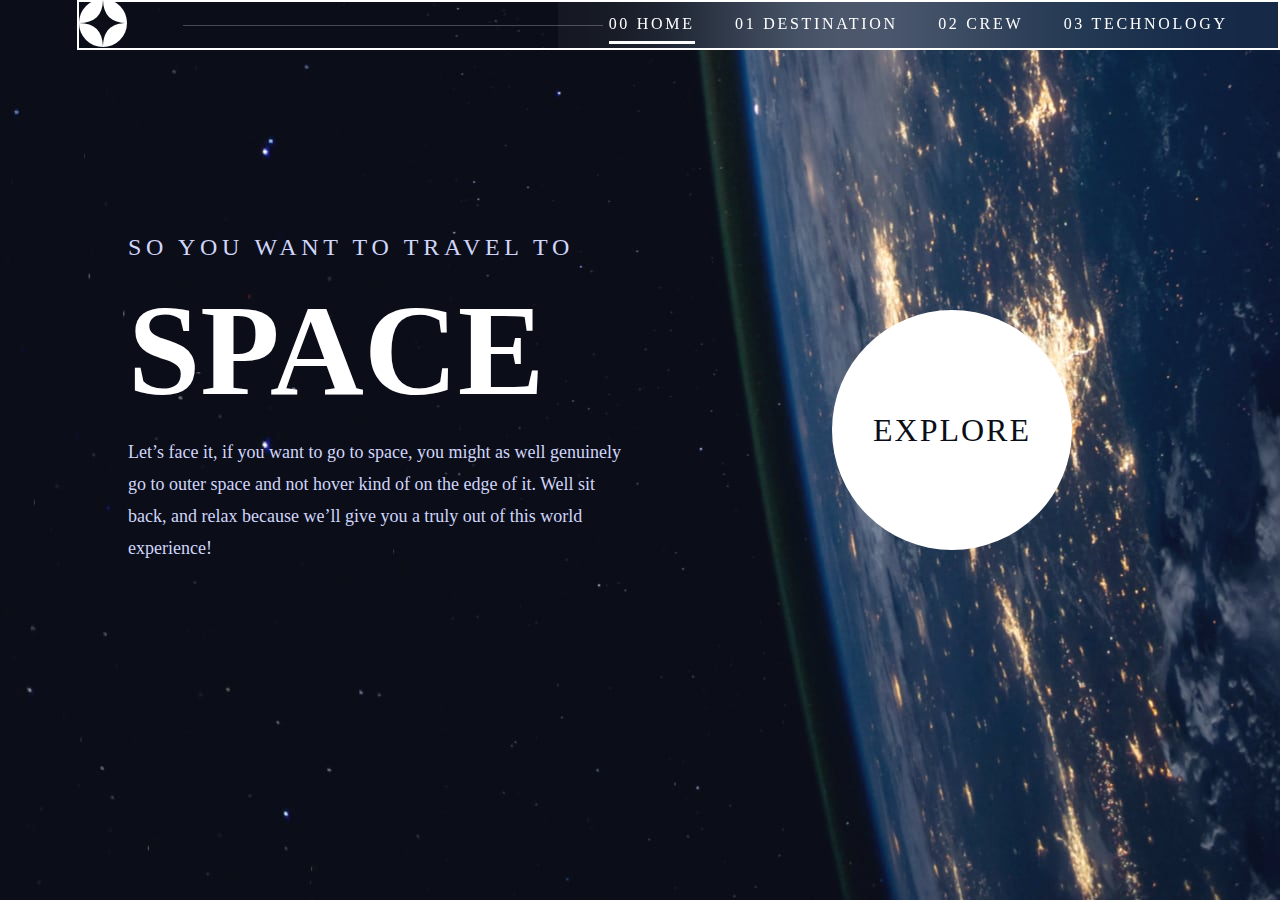
<file: index.html>
<!DOCTYPE html>
<html lang="en">
  <head>
    <meta charset="UTF-8" />
    <meta name="viewport" content="width=device-width, initial-scale=1.0" />

    <link
      rel="icon"
      type="image/png"
      sizes="32x32"
      href="./assets/favicon-32x32.png"
    />
    <link rel="stylesheet" href="style.css" />
    <title>Frontend Mentor | Space tourism website</title>
  </head>
  <body>
    <div class="container">
      <!--section for navigation-->
      <section class="nav">
        <div class="star">
          <img src="./assets/shared/logo.svg" alt="" />
        </div>
        <div class="line"></div>
        <div class="navigation">
          <ul class="links">
            <li>
              <a href="index.html">00 home</a>
              <div class="active-line"></div>
            </li>
            <li>
              <a href="destination.html">01 destination</a>
            </li>
            <li><a href="crew.html">02 crew</a></li>
            <li><a href="#">03 technology</a></li>
          </ul>
        </div>
      </section>
      <!--section for navigation-->
      <!--intro-->
      <div class="info-btn">
        <article class="info">
          <p class="heading">SO YOU WANT TO TRAVEL TO</p>
          <h1>SPACE</h1>
          <p class="para">
            Let’s face it, if you want to go to space, you might as well
            genuinely go to outer space and not hover kind of on the edge of it.
            Well sit back, and relax because we’ll give you a truly out of this
            world experience!
          </p>
        </article>
        <!--intro-->
        <!--btn-->
        <div class="explore-btn">
          <div class="btn-active"></div>
          <div class="circle">
            <p><a href="destination.html">EXPLORE</a></p>
          </div>
        </div>
      </div>
    </div>

    <!--javascript-->
    <script src="./js-files/home.js"></script>
  </body>
</html>
</file>
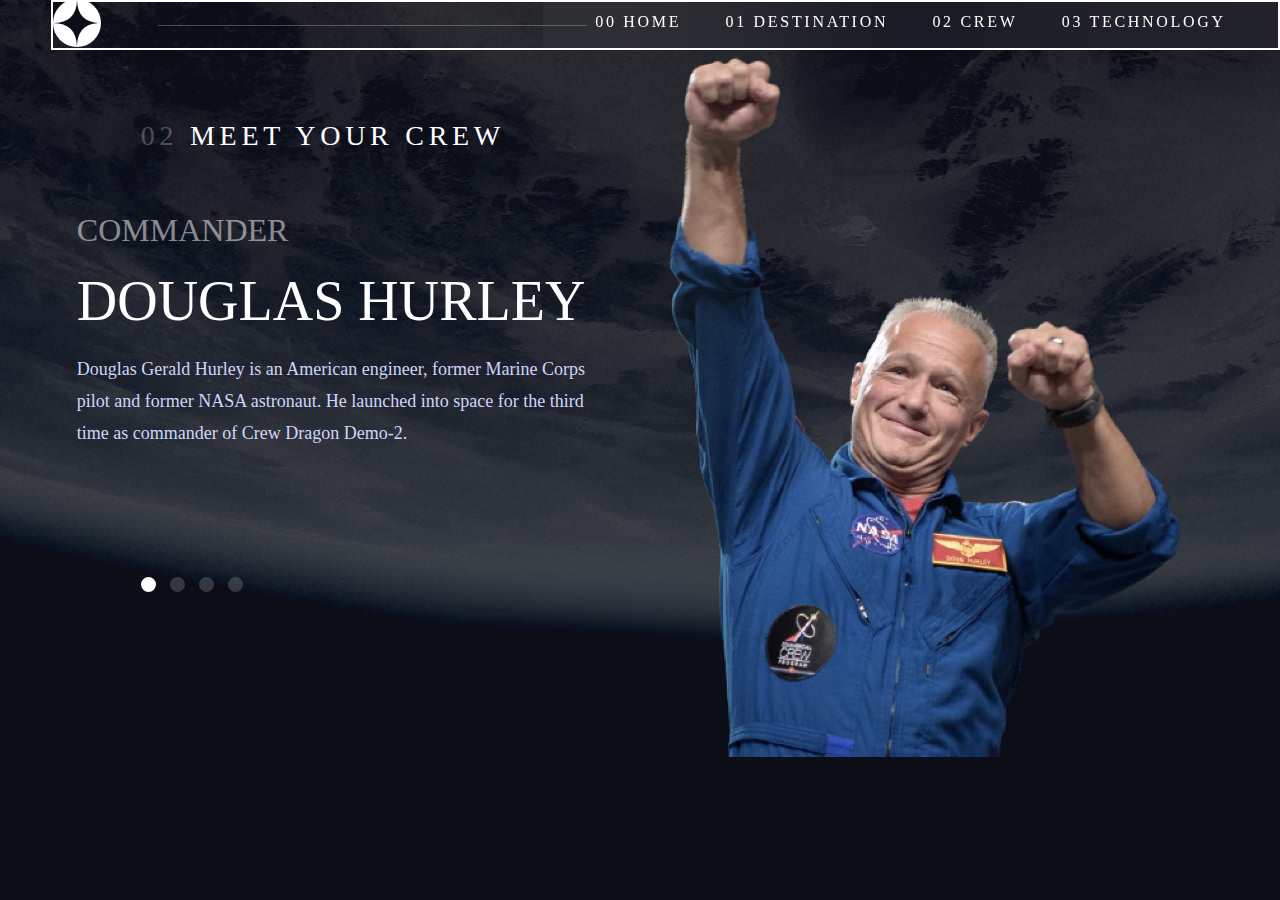
<file: crew.html>
<!DOCTYPE html>
<html lang="en">
  <head>
    <meta charset="UTF-8" />
    <meta name="viewport" content="width=device-width, initial-scale=1.0" />

    <link
      rel="icon"
      type="image/png"
      sizes="32x32"
      href="./assets/favicon-32x32.png"
    />
    <link rel="stylesheet" href="style2.css" />
    <title>Frontend Mentor | Space tourism website</title>
  </head>
  <body>
    <div class="crew-container">
      <!--section for navigation-->
      <section class="nav">
        <div class="star">
          <img src="./assets/shared/logo.svg" alt="" />
        </div>
        <div class="line"></div>
        <div class="navigation">
          <ul class="links">
            <li>
              <a href="index.html">00 home</a>
            </li>
            <li>
              <a href="destination.html">01 destination</a>
            </li>
            <li>
              <a href="crew.html">02 crew</a>
              <div class="active-line"></div>
            </li>
            <li><a href="#">03 technology</a></li>
          </ul>
        </div>
      </section>
      <!--section for navigation-->
      <div class="clear"></div>
      <!-- intro -->
      <div class="heading">
        <p><span>02</span> meet your crew</p>
      </div>

      <!--intro  -->
      <!-- info -->
      <div class="crew-info">
        <p class="title">commander</p>
        <p class="name">Douglas Hurley</p>
        <p class="info">
          Douglas Gerald Hurley is an American engineer, former Marine Corps
          pilot and former NASA astronaut. He launched into space for the third
          time as commander of Crew Dragon Demo-2.
        </p>
      </div>
      <!-- info -->
      <!-- image -->
      <div class="img">
        <img class="pic" src="./assets/crew/image-douglas-hurley.webp" alt="" />
      </div>
      <!-- image -->
      <!-- slider -->
      <div class="slider">
        <div class="circle active 1"></div>
        <div class="circle 2"></div>
        <div class="circle 3"></div>
        <div class="circle 4"></div>
      </div>
      <!-- slider -->
    </div>
    <!--javascript-->
    <script src="./js-files/crew.js"></script>
</html>
</file>
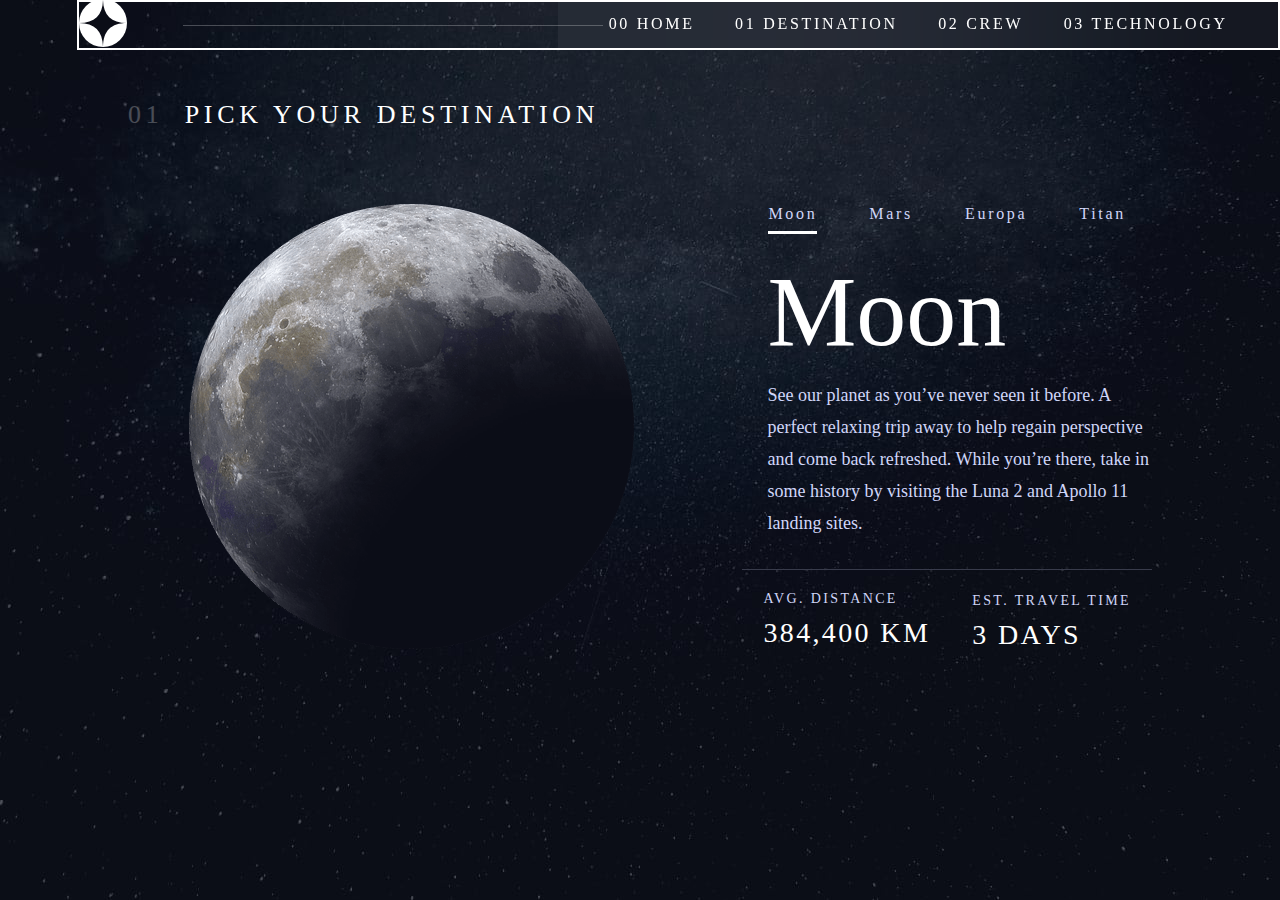
<file: destination.html>
<!DOCTYPE html>
<html lang="en">
  <head>
    <meta charset="UTF-8" />
    <meta name="viewport" content="width=device-width, initial-scale=1.0" />

    <link
      rel="icon"
      type="image/png"
      sizes="32x32"
      href="./assets/favicon-32x32.png"
    />
    <link rel="stylesheet" href="style.css" />
    <title>Frontend Mentor | Space tourism website</title>
  </head>
  <body>
    <div class="destination-container">
      <!--section for navigation-->

      <section class="nav">
        <div class="star">
          <img src="./assets/shared/logo.svg" alt="" />
        </div>
        <div class="line"></div>
        <div class="navigation">
          <ul class="links">
            <li><a href="index.html">00 home</a></li>
            <li>
              <a href="destination.html">01 destination</a>
            </li>
            <li><a href="crew.html">02 crew</a></li>
            <li><a href="#">03 technology</a></li>
          </ul>
        </div>
      </section>
      <!--section for navigation-->
      <!--heading-->
      <div class="destHeading">
        <p><span class="num">01</span> Pick your destination</p>
      </div>
      <!--planet img-->
      <div class="everything">
        <div class="img-div">
          <img id="img" src="./assets/destination/image-moon.png" alt="" />
        </div>
        <!--planet img-->
        <!--content-->
        <div class="content">
          <div class="places">
            <ul class="place">
              <li id="list">
                <p id="place">Moon</p>
                <div class="active-line"></div>
              </li>

              <li id="list"><p id="place">Mars</p></li>
              <li id="list"><p id="place">Europa</p></li>
              <li id="list"><p id="place">Titan</p></li>
            </ul>
          </div>
          <div class="place-name">
            <p id="place-name">Moon</p>
          </div>
          <div class="place-info">
            <p id="place-info">
              See our planet as you’ve never seen it before. A perfect relaxing
              trip away to help regain perspective and come back refreshed.
              While you’re there, take in some history by visiting the Luna 2
              and Apollo 11 landing sites.
            </p>
          </div>
          <div class="underline"></div>

          <div class="values">
            <div class="distance">
              <p>AVG. DISTANCE</p>
              <p id="dist">384,400 km</p>
            </div>
            <div class="time">
              <p>Est. travel time</p>
              <p id="time">3 days</p>
            </div>
          </div>
        </div>
      </div>
      <!--content-->
    </div>
    <!--javascript-->
    <script src="./js-files/destination.js"></script>
  </body>
</html>
</file>
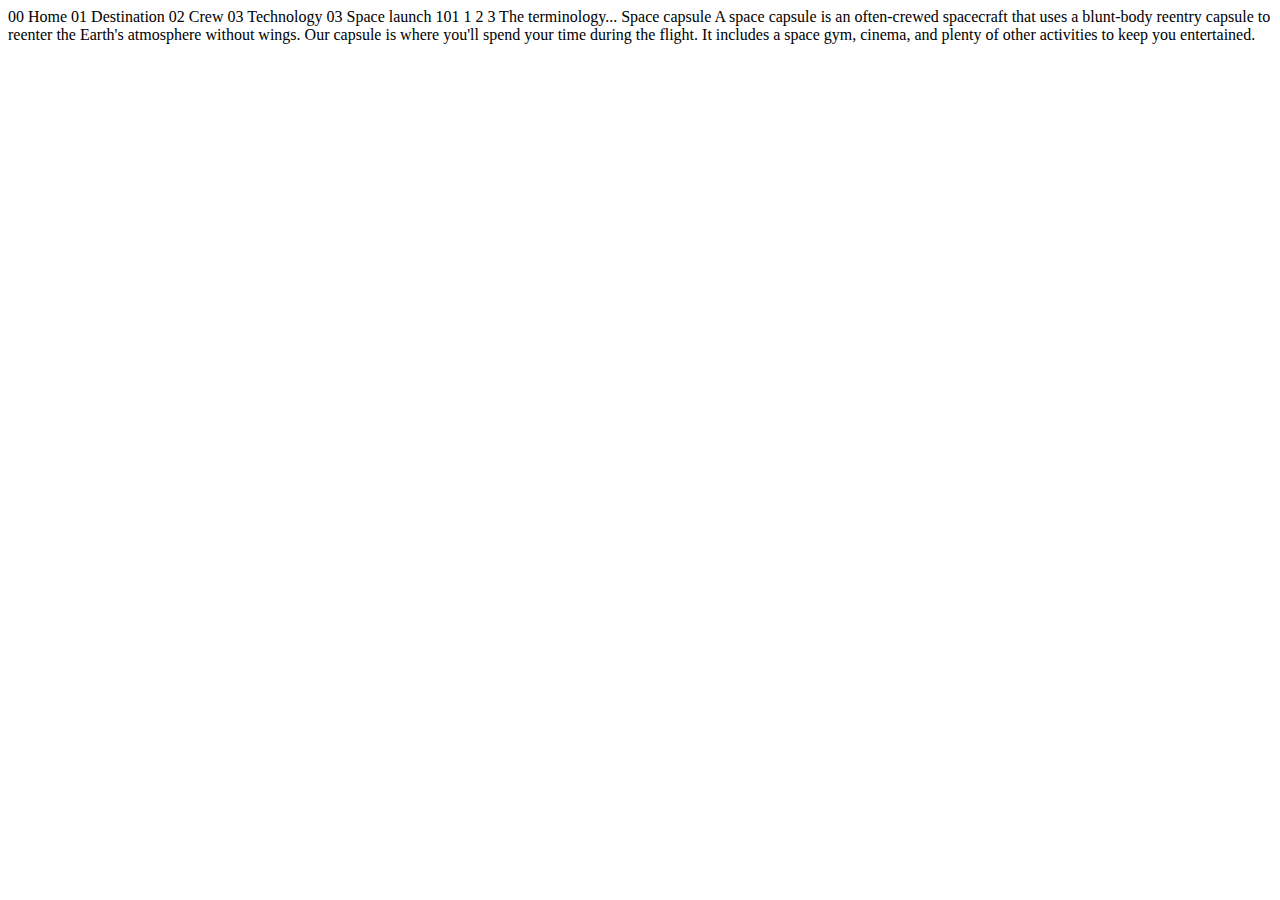
<file: technology-capsule.html>
<!DOCTYPE html>
<html lang="en">
<head>
  <meta charset="UTF-8">
  <meta name="viewport" content="width=device-width, initial-scale=1.0">

  <link rel="icon" type="image/png" sizes="32x32" href="./assets/favicon-32x32.png">
  
  <title>Frontend Mentor | Space tourism website</title>
</head>
<body>

  00 Home
  01 Destination
  02 Crew
  03 Technology

  03 Space launch 101

  1
  2
  3

  The terminology...
  Space capsule

  A space capsule is an often-crewed spacecraft that uses a blunt-body reentry 
  capsule to reenter the Earth's atmosphere without wings. Our capsule is where 
  you'll spend your time during the flight. It includes a space gym, cinema, 
  and plenty of other activities to keep you entertained.
</body>
</html>
</file>
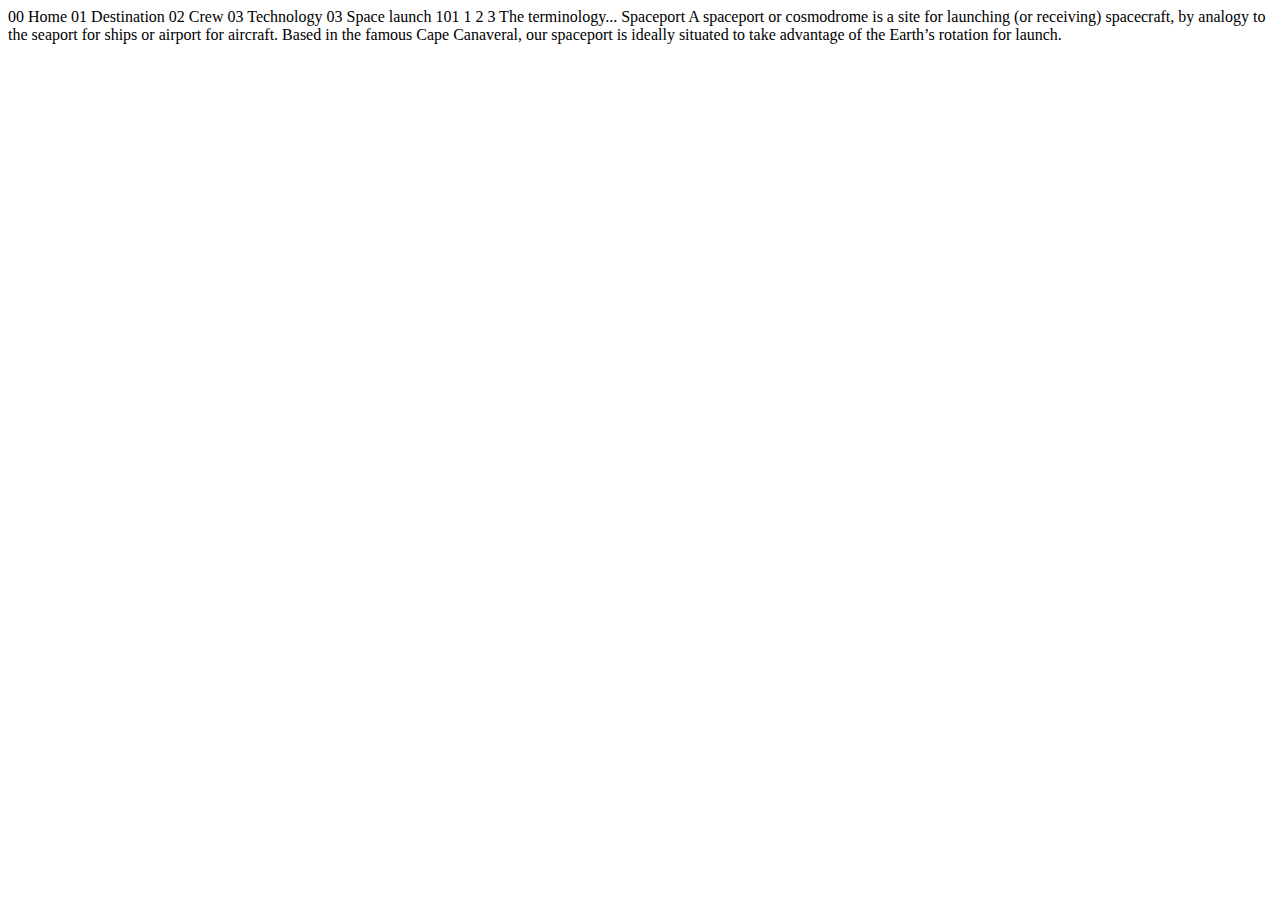
<file: technology-spaceport.html>
<!DOCTYPE html>
<html lang="en">
<head>
  <meta charset="UTF-8">
  <meta name="viewport" content="width=device-width, initial-scale=1.0">

  <link rel="icon" type="image/png" sizes="32x32" href="./assets/favicon-32x32.png">
  
  <title>Frontend Mentor | Space tourism website</title>
</head>
<body>

  00 Home
  01 Destination
  02 Crew
  03 Technology

  03 Space launch 101

  1
  2
  3

  The terminology...
  Spaceport

  A spaceport or cosmodrome is a site for launching (or receiving) spacecraft, 
  by analogy to the seaport for ships or airport for aircraft. Based in the 
  famous Cape Canaveral, our spaceport is ideally situated to take advantage 
  of the Earth’s rotation for launch.
</body>
</html>
</file>
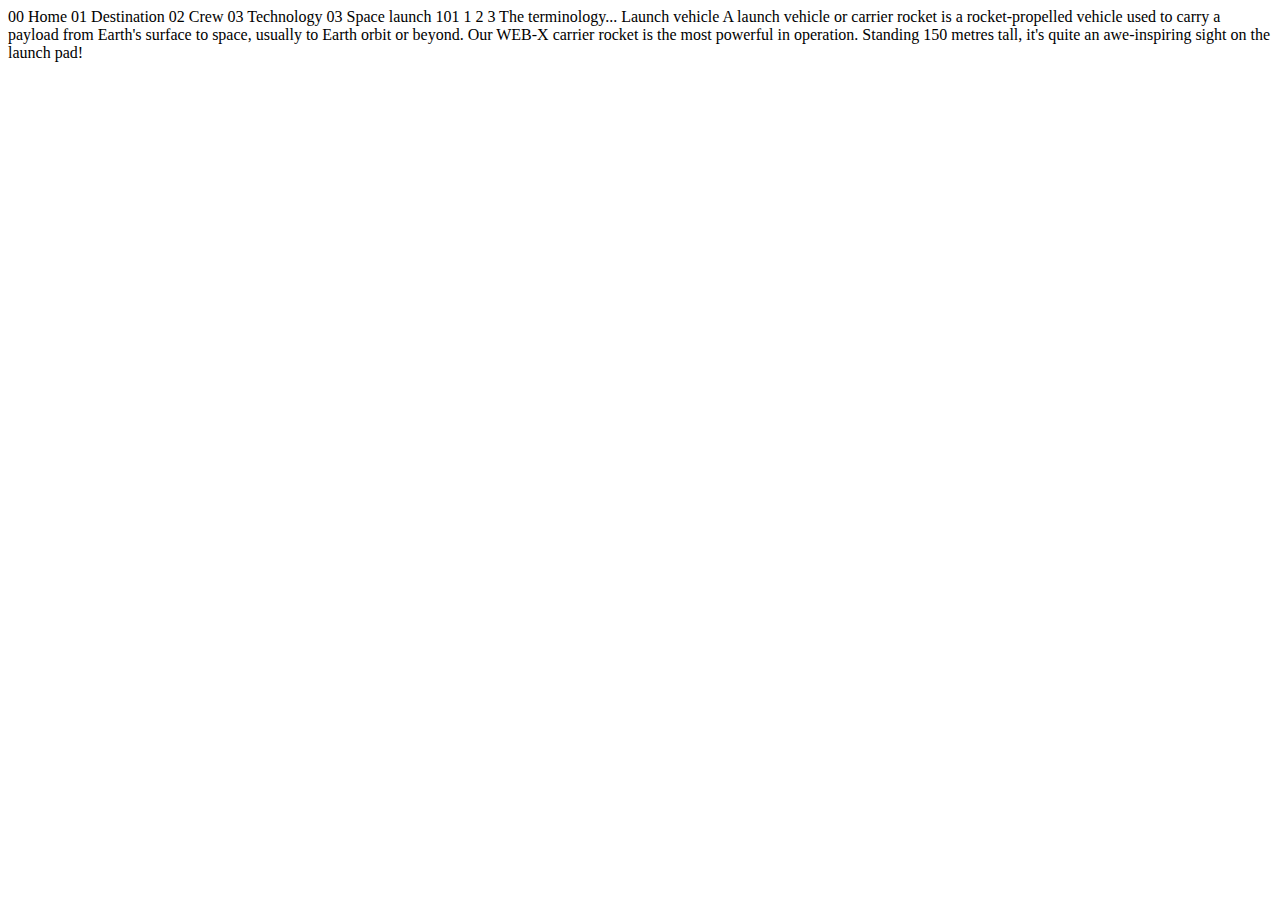
<file: technology-vehicle.html>
<!DOCTYPE html>
<html lang="en">
<head>
  <meta charset="UTF-8">
  <meta name="viewport" content="width=device-width, initial-scale=1.0">

  <link rel="icon" type="image/png" sizes="32x32" href="./assets/favicon-32x32.png">
  
  <title>Frontend Mentor | Space tourism website</title>
</head>
<body>

  00 Home
  01 Destination
  02 Crew
  03 Technology

  03 Space launch 101

  1
  2
  3

  The terminology...
  Launch vehicle

  A launch vehicle or carrier rocket is a rocket-propelled vehicle used to carry a 
  payload from Earth's surface to space, usually to Earth orbit or beyond. Our 
  WEB-X carrier rocket is the most powerful in operation. Standing 150 metres tall, 
  it's quite an awe-inspiring sight on the launch pad!
</body>
</html>
</file>
<file: style.css>
* {
  margin: 0px;
  padding: 0px;
  box-sizing: border-box;
}

.container {
  width: 100vw;
  height: 100vh;
  background: url('./assets/home/background-home-desktop.jpg') center/cover
    no-repeat;
  position: absolute;
}

.nav {
  width: 94%;
  border: 2px solid white;
  float: right;
  display: flex;
  justify-content: space-between;
  align-items: center;
  height: 96px;
}
.clear {
  clear: both;
}
.line {
  width: 35%;
  background: #ffffff;
  mix-blend-mode: normal;
  opacity: 0.25;
  height: 1px;
  z-index: 10;
  position: relative;
  left: 50px;
}
.navigation {
  width: 60%;
  height: 100%;
  color: white;
  background: rgba(255, 255, 255, 0.04);
  backdrop-filter: blur(81.5485px);
}
.links {
  padding-left: 30px;
  padding-right: 30px;
  display: flex;
  justify-content: space-around;
}
.links li {
  margin-top: 34px;
  display: inline-block;
  align-items: center;
}
.links li a {
  color: #ffffff;
  font-size: 16px;
  text-decoration: none;
  text-transform: uppercase;
  line-height: 19px;
  letter-spacing: 2.7px;
  font-family: Barlow Condensed;
}
/* info css */
.info-btn {
  width: 75%;
  margin: auto;
  position: relative;
  top: 350px;
  display: flex;
  justify-content: space-between;
}
.info {
  width: auto;
  max-width: 500px;
  color: white;
}
.heading {
  font-family: Barlow Condensed;
  font-size: 24px;
  line-height: 34px;
  letter-spacing: 4.725px;
  color: #d0d6f9;
}
.info h1 {
  font-family: Bellefair;
  font-size: 130px;
  line-height: 172px;
  color: #ffffff;
}
.para {
  font-family: Barlow;
  font-size: 18px;
  line-height: 32px;
  color: #d0d6f9;
}
.explore-btn {
  height: 400px;
  width: 400px;
}
.circle {
  position: relative;
  top: 80px;
  width: 60%;
  height: 60%;
  margin: auto;
  border-radius: 50%;
  background: #ffffff;
  align-items: center;
  display: flex;
  justify-content: center;
}
.circle a {
  height: 37px;
  font-family: Bellefair;
  font-size: 32px;
  line-height: 37px;
  letter-spacing: 2px;
  color: #0b0d17;
  text-decoration: none;
}

/* destinations css */
.destination-container {
  width: 100vw;
  height: 100vh;
  background: url('./assets/destination/background-destination-desktop.jpg')
    center/cover no-repeat;
  position: absolute;
  overflow-x: hidden;
  overflow-y: hidden;
}
.destHeading {
  position: relative;
  top: 140px;
  margin-left: 10%;
  width: 50%;
  height: 34px;
  color: #ffffff;
  text-align: center;
  display: flex;
}
.destHeading p {
  font-family: Barlow Condensed;
  font-size: 26px;
  letter-spacing: 4.725px;
  text-transform: uppercase;
  color: #ffffff;
  text-align: center;
}
.num {
  font-family: Barlow Condensed;
  letter-spacing: 4.725px;
  margin-right: 10px;
  color: #ffffff;
  opacity: 0.25;
}
.everything {
  width: 80%;
  margin: auto;
  position: relative;
  top: 300px;
  display: flex;
  justify-content: space-between;
}
.img-div {
  width: 445px;
  height: 445px;
  margin-left: 12%;
  align-items: center;
  display: flex;
  justify-content: center;
}

.content {
  width: 40%;
  min-height: 472px;
  height: auto;
  float: right;
}

.places ul {
  display: flex;
  justify-content: space-around;
}
.places li {
  display: inline-block;
  font-family: Barlow Condensed;
  font-size: 16px;
  line-height: 19px;
  letter-spacing: 2.7px;
  color: #d0d6f9;
  text-transform: capitalize;
  align-items: center;
  cursor: pointer;
}
.active-line {
  margin-top: 8px;
  width: 100%;
  height: 3px;
  background: #ffffff;
}
.place-name p {
  font-family: Bellefair;
  font-size: 100px;
  line-height: 115px;
  color: #ffffff;
  margin-top: 20px;
  margin-left: 40px;
}
.place-info {
  margin-top: 10px;
  font-family: Barlow;
  font-size: 18px;
  line-height: 32px;
  color: #d0d6f9;
  margin-left: 40px;
}
.underline {
  margin-top: 30px;
  margin-bottom: 20px;
  width: 100%;
  height: 1px;
  background: #383b4b;
}
.values {
  margin-top: 20px;
  display: flex;
  justify-content: space-around;
}

.distance p,
.time p {
  font-family: Barlow Condensed;
  font-size: 14px;
  line-height: 17px;
  letter-spacing: 2.3625px;
  text-transform: uppercase;
  color: #d0d6f9;
  margin-bottom: 10px;
}
#dist,
#time {
  font-family: Bellefair;
  font-size: 28px;
  line-height: 32px;
  text-transform: uppercase;
  color: #ffffff;
}
.time {
  margin-top: 2px;
  width: auto;
}

/* media queries standard laptop size */
@media screen and (max-width: 1518px) {
  .destination-container {
    overflow-y: hidden;
  }
  .nav {
    height: 50px;
  }
  .links li {
    margin-top: 12px;
  }
  .info-btn {
    width: 80%;
    position: relative;
    top: 180px;
  }
  .everything {
    top: 120px;
    width: 80%;
    margin: auto;
    position: relative;
    display: flex;
    justify-content: space-between;
  }
  .img-div {
    width: 445px;
    height: 445px;
    margin-left: 6%;
    align-items: center;
    display: flex;
    justify-content: center;
  }
  .destHeading {
    top: 50px;
    width: 50%;
  }
  .place-name p {
    margin-left: 25px;
  }
  .place-info {
    margin-left: 25px;
  }
}
</file>
<file: style2.css>
/* css for crew  & technology */
* {
  margin: 0;
  padding: 0%;
  box-sizing: border-box;
}
.crew-container {
  width: 100vw;
  height: 100vh;
  background: url('./assets/crew/background-crew-desktop.jpg') center/cover
    no-repeat;
  position: absolute;
  overflow-x: hidden;
  overflow-y: hidden;
}
.nav {
  width: 96%;
  border: 2px solid white;
  float: right;
  display: flex;
  justify-content: space-between;
  align-items: center;
  height: 96px;
}
.clear {
  clear: both;
}
.line {
  width: 35%;
  background: #ffffff;
  mix-blend-mode: normal;
  opacity: 0.25;
  height: 1px;
  z-index: 10;
  position: relative;
  left: 50px;
}
.navigation {
  width: 60%;
  height: 100%;
  color: white;
  background: rgba(255, 255, 255, 0.04);
  backdrop-filter: blur(81.5485px);
}
.links {
  padding-left: 30px;
  padding-right: 30px;
  display: flex;
  justify-content: space-around;
}
.links li {
  margin-top: 34px;
  display: inline-block;
  align-items: center;
}
.links li a {
  color: #ffffff;
  font-size: 16px;
  text-decoration: none;
  text-transform: uppercase;
  line-height: 19px;
  letter-spacing: 2.7px;
  font-family: Barlow Condensed;
}
.heading {
  color: #ffffff;
  width: 400px;
  margin-top: 200px;
  margin-left: 11%;
  font-size: 28px;
  font-family: Barlow Condensed;
  letter-spacing: 4.725px;
  text-transform: uppercase;
}
.heading span {
  opacity: 0.25;
}
.crew-info {
  color: #ffffff;
  width: 520px;
  height: 335px;
  margin-top: 150px;
  margin-left: 11%;
}
.title {
  font-family: Bellefair;
  font-size: 32px;
  line-height: 37px;
  text-transform: uppercase;
  color: #ffffff;
  mix-blend-mode: normal;
  opacity: 0.5;
  margin-bottom: 20px;
}
.name {
  font-family: Bellefair;
  font-style: normal;
  font-weight: normal;
  font-size: 56px;
  line-height: 64px;
  text-transform: uppercase;
  color: #ffffff;
}
.info {
  font-family: Barlow;
  font-size: 18px;
  line-height: 32px;
  color: #d0d6f9;
  margin-top: 20px;
  width: 85%;
}
.img {
  position: relative;
  top: -450px;
  right: 100px;

  width: 40%;
  float: right;
}
.slider {
  margin-top: 100px;
  width: 8%;
  height: 17px;
  margin-left: 11%;
  display: flex;
  justify-content: space-between;
}
.circle {
  border: 2px solid white;
  width: 15px;
  height: 15px;
  border-radius: 50%;
  background: #ffffff;
  opacity: 0.17;
}
.active {
  opacity: 1;
}
@media screen and (max-width: 1518px) {
  .nav {
    height: 50px;
  }
  .links li {
    margin-top: 10px;
  }
  .crew-info {
    width: 600px;
    height: 335px;
    margin-top: 60px;
    margin-left: 6%;
  }
  .heading {
    margin-top: 70px;
  }
  .slider {
    margin-top: 30px;
  }
  .img {
    position: relative;
    top: -490px;
    right: 100px;
  }
}
</file>
